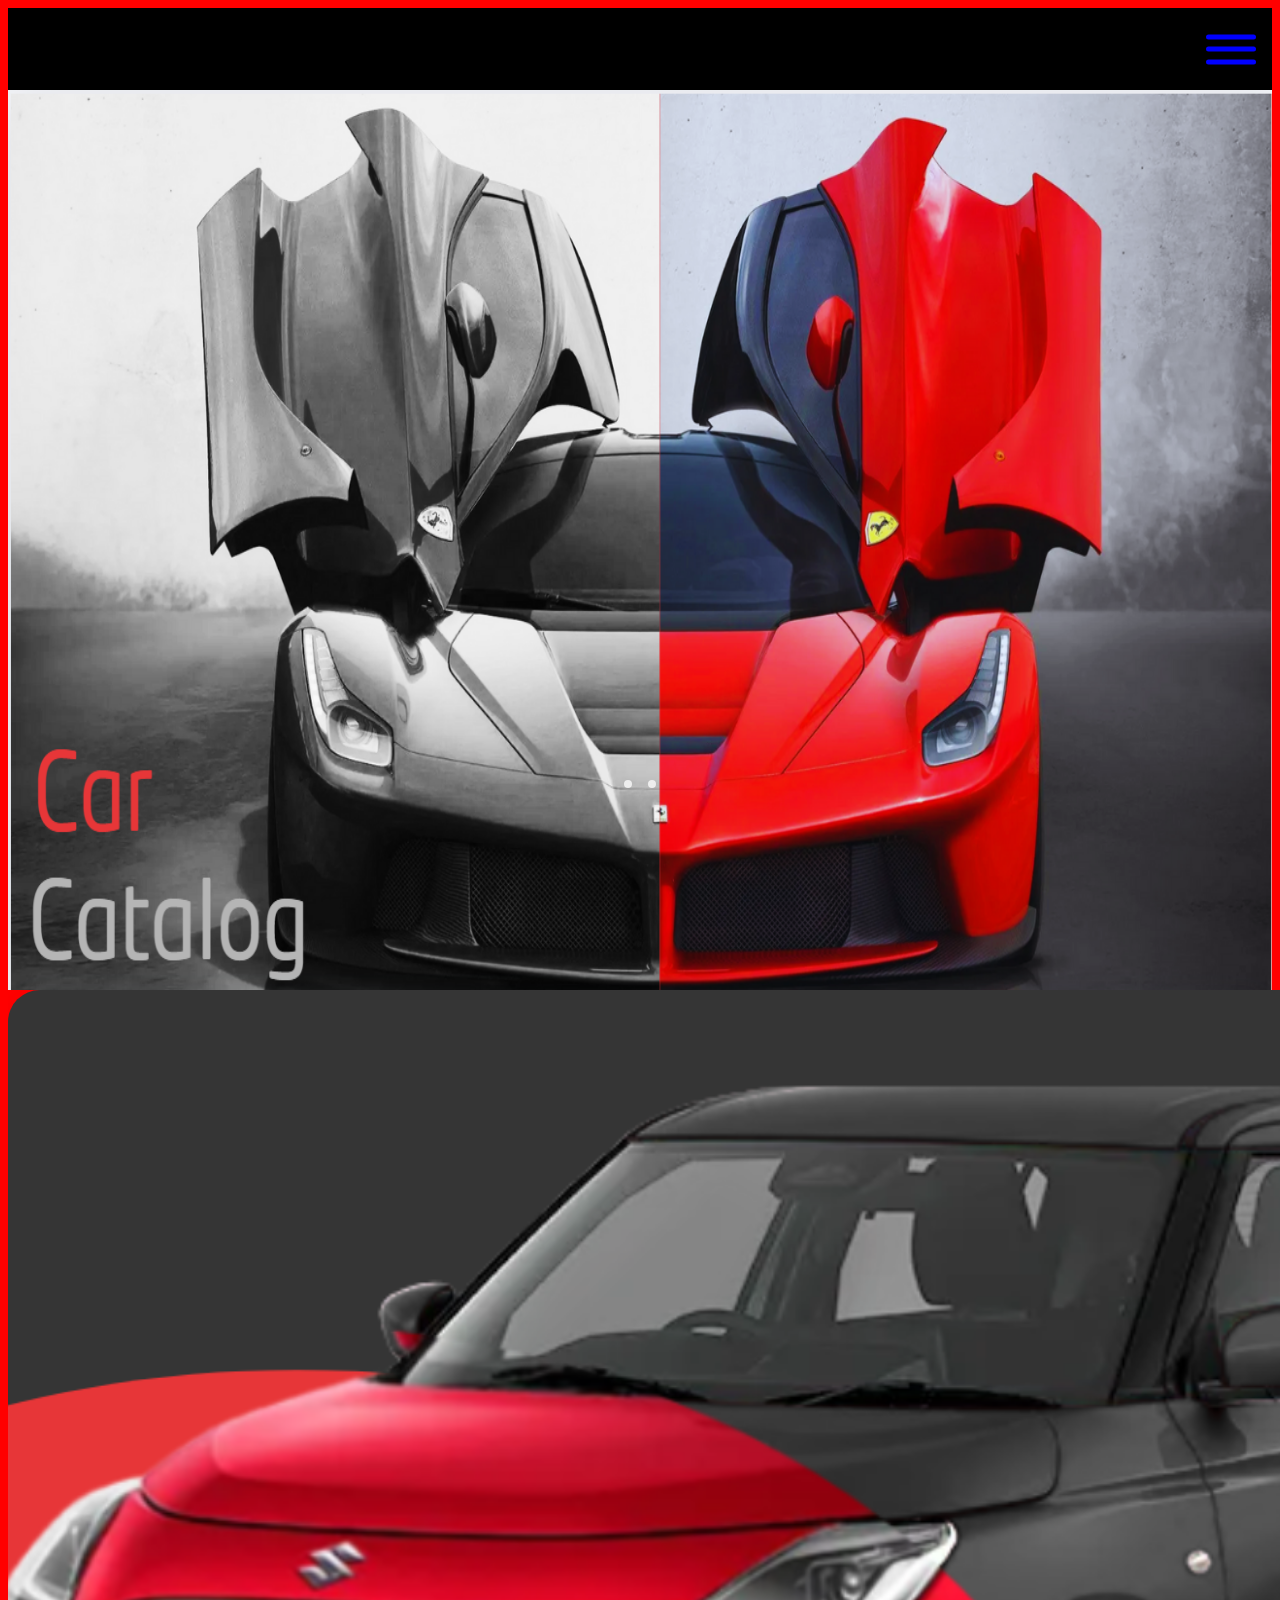
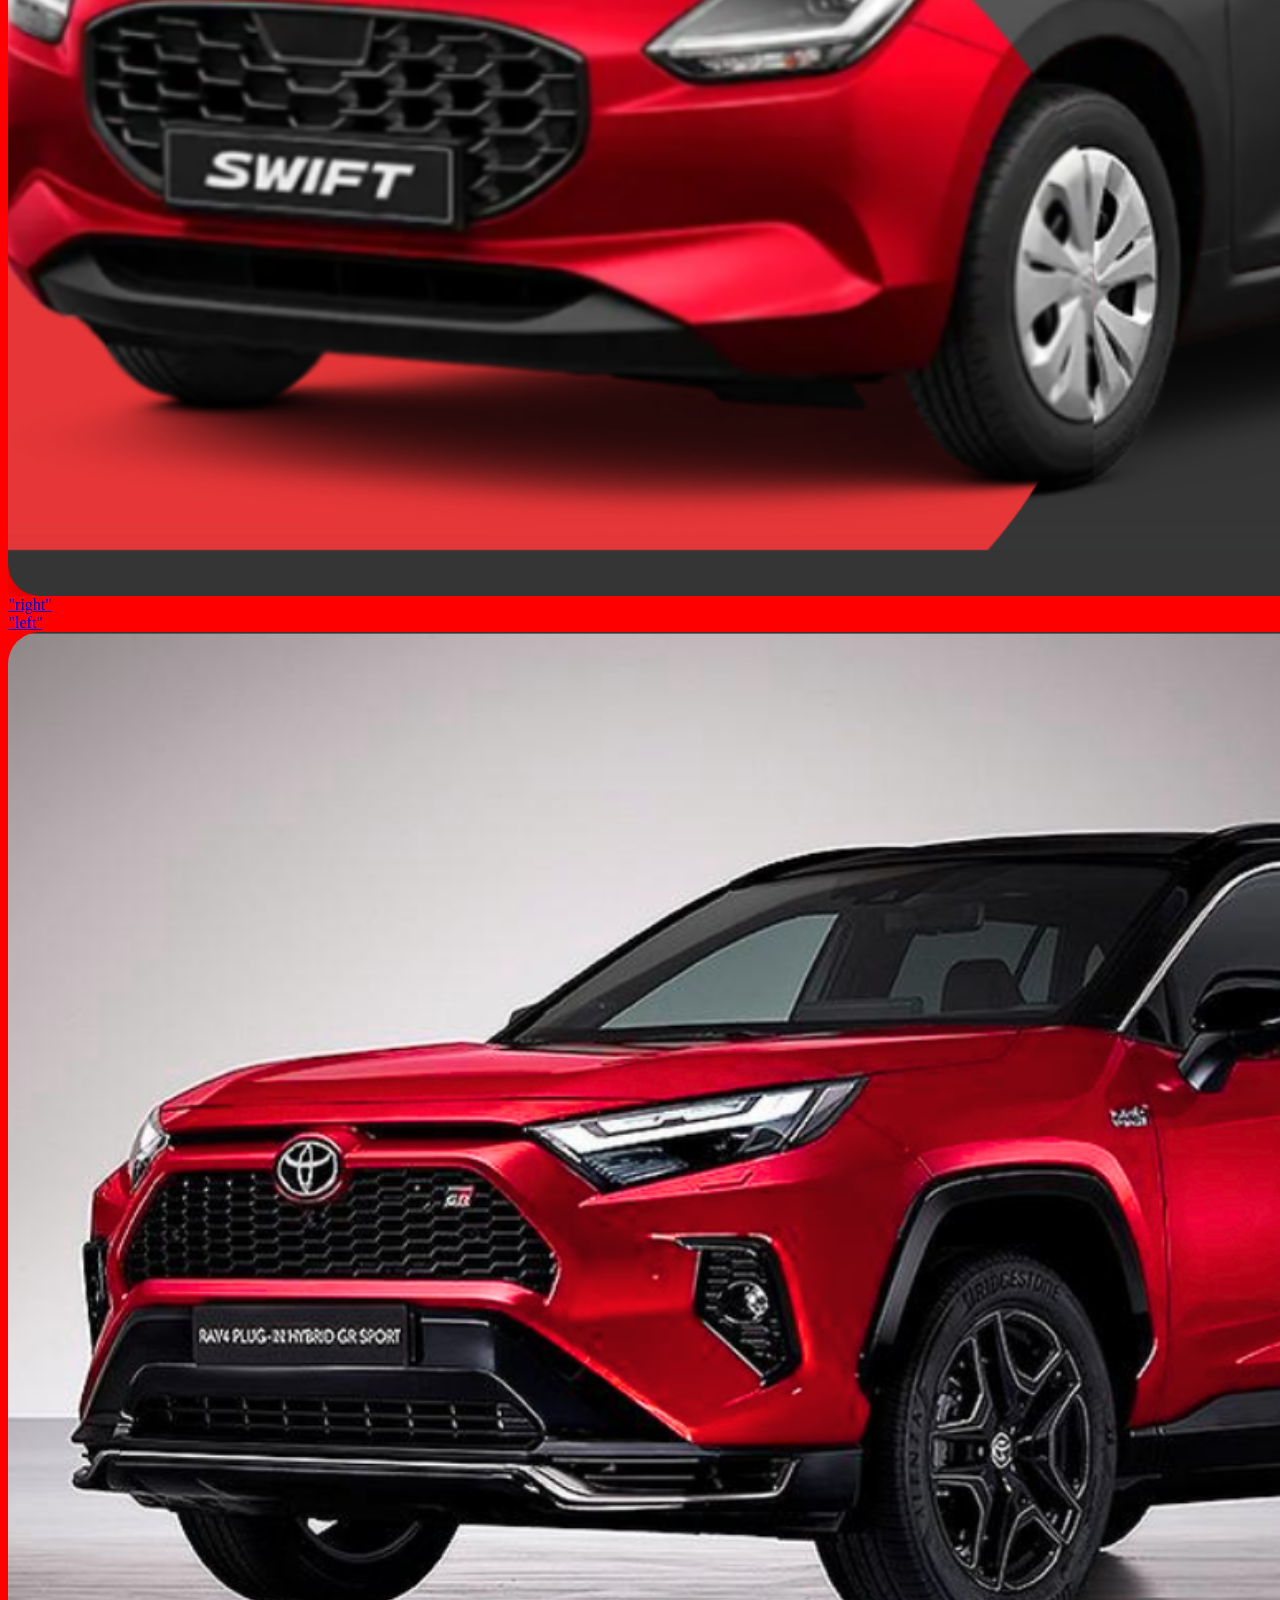
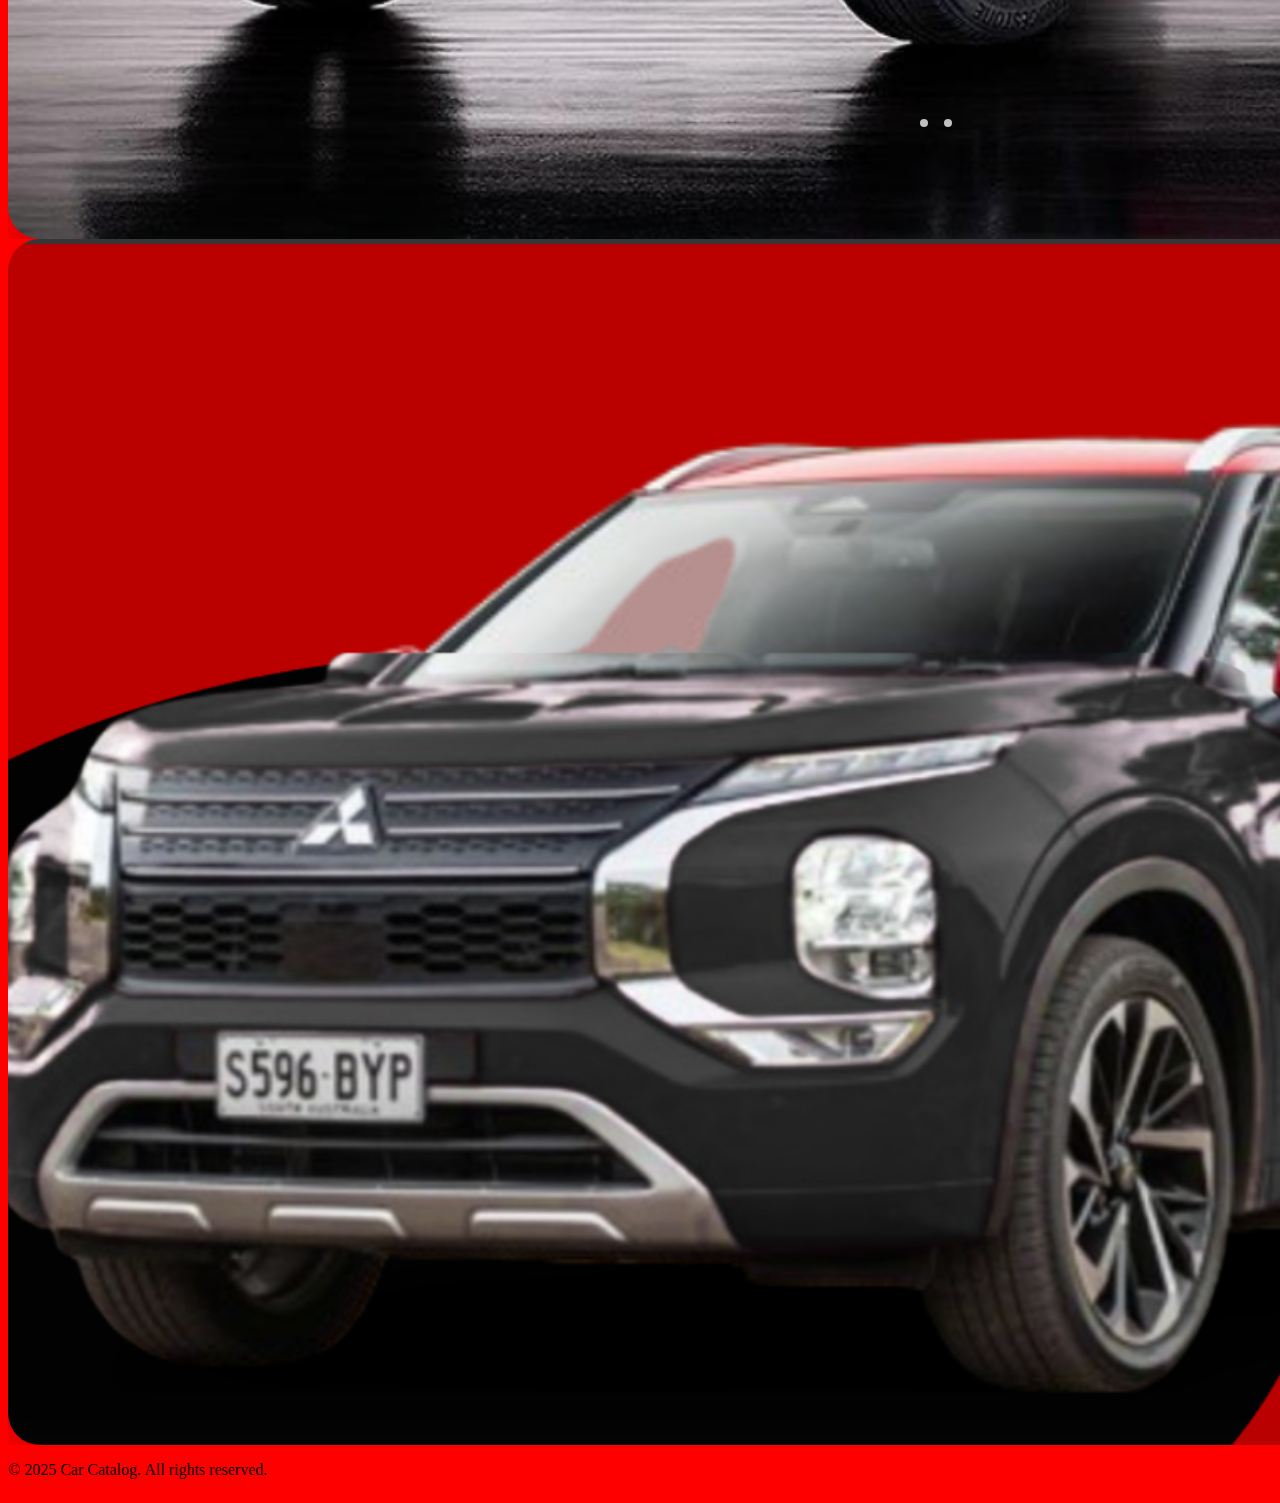
<file: Index.html>
<!DOCTYPE html>
<html lang="en">
<head>
    <meta charset="UTF-8">
    <meta name="viewport" content="width=device-width, initial-scale=1.0">
    <title>Car Catalog</title>
    <link rel="stylesheet" href="style.css">
    </style>
    <script defer src="javascript.js"></script>
</head>

<body style="background-color: red">
<!-- side-nav start -->
<div class="off-screen-menu">
  <ul>
    <li>
      <a href="#Home-Page-Bg">Home</a></li>
    <li>
      <a href="#suzuki">Suzuki Swift</a>
    </li>
    <li>
      <a href="#toyota">toyota</a>
    </li>
    <li>
      <a href="#mitsubishi">Mitsubishi</a>
    </li>
  </ul>

</div> 
<nav>
  <div class="ham-menu">
  <span></span>
  <span></span>
  <span></span> 
  </div>
</nav>

<!-- Background image for the home page -->
<div>
  <img id="Home-Page-Bg" src="Home page.png" alt="red and black ferrari">
</div>

<!-- Image slider 1 -->
<section class="container" id="suzuki">
  <div class="slider-wrapper">
    <div class="slider">
      <img id="Slide-1" src="Suzuki Swift.png" alt="red and black suzuki swift">
      <div id="suzuki-info" class="car-info">
        <h2>Suzuki Swift</h2>
        <table>
          <tr>
            <th>Year</th>
            <td>2025</td>
          </tr>
          <tr>
            <th>Engine</th>
            <td>1.2L 4-cylinder</td>
          </tr>
          <tr>
            <th>Power</th>
            <td>90 hp</td>
          </tr>
          <tr>
            <th>Transmission</th>
            <td>Automatic</td>
          </tr>
        </table>
      </div>

    </div>
  </div>
    
  <div class="suzuki-right">
      <a href="#suzuki-info">"right"</a>
  
  <div class="suzuki-left">
     <a href="#suzuki-left">"left"</a>
  </div>
      
    </div>
  </div>
</section>

<!-- Image slider 2 -->
<section class="container" id="suzuki">
  <div class="slider-wrapper">
    <div class="slider">
      <img id="Slide-2" src="Toyota.png" alt="red and black toyota">
      <div id = "toyota-info" class="car-info">
        <h2>Toyota</h2>
        <table>
          <tr>
            <th>Year</th>
            <td>2025</td>
          </tr>
          <tr>
            <th>Engine</th>
            <td>1.2L 4-cylinder</td>
          </tr>
          <tr>
            <th>Power</th>
            <td>90 hp</td>
          </tr>
          <tr>
            <th>Transmission</th>
            <td>Automatic</td>
          </tr>
        </table>
      </div>
      <div class="slider-nav">
        <a href="#Slide-2"></a>
        <a href="#toyota-info"></a>
      </div>

    </div>
  </div>

<!-- Image slider 3 -->
<section class="container" id="suzuki">
  <div class="slider-wrapper">
    <div class="slider">
      <img id="Slide-2" src="mitsubishi.png" alt="red and black mitsubishi">
      <div id = "Mitsubishi-info"class="car-info">
        <h2>Mitsubishi</h2>
        <table>
          <tr>
            <th>Year</th>
            <td>2025</td>
          </tr>
          <tr>
            <th>Engine</th>
            <td>1.2L 4-cylinder</td>
          </tr>
          <tr>
            <th>Power</th>
            <td>90 hp</td>
          </tr>
          <tr>
            <th>Transmission</th>
            <td>Automatic</td>
          </tr>
        </table>
      </div>

    </div>
  </div>
    
    </div>
    <div class="slider-nav">
      <a href="#Slide-3"></a>
      <a href="#Mitsubishi-info"></a>
    </div>
  </div>
</section>  
</body>
</html>

<!-- Footer -->
<footer>
  <p>© 2025 Car Catalog. All rights reserved.</p>
</file>
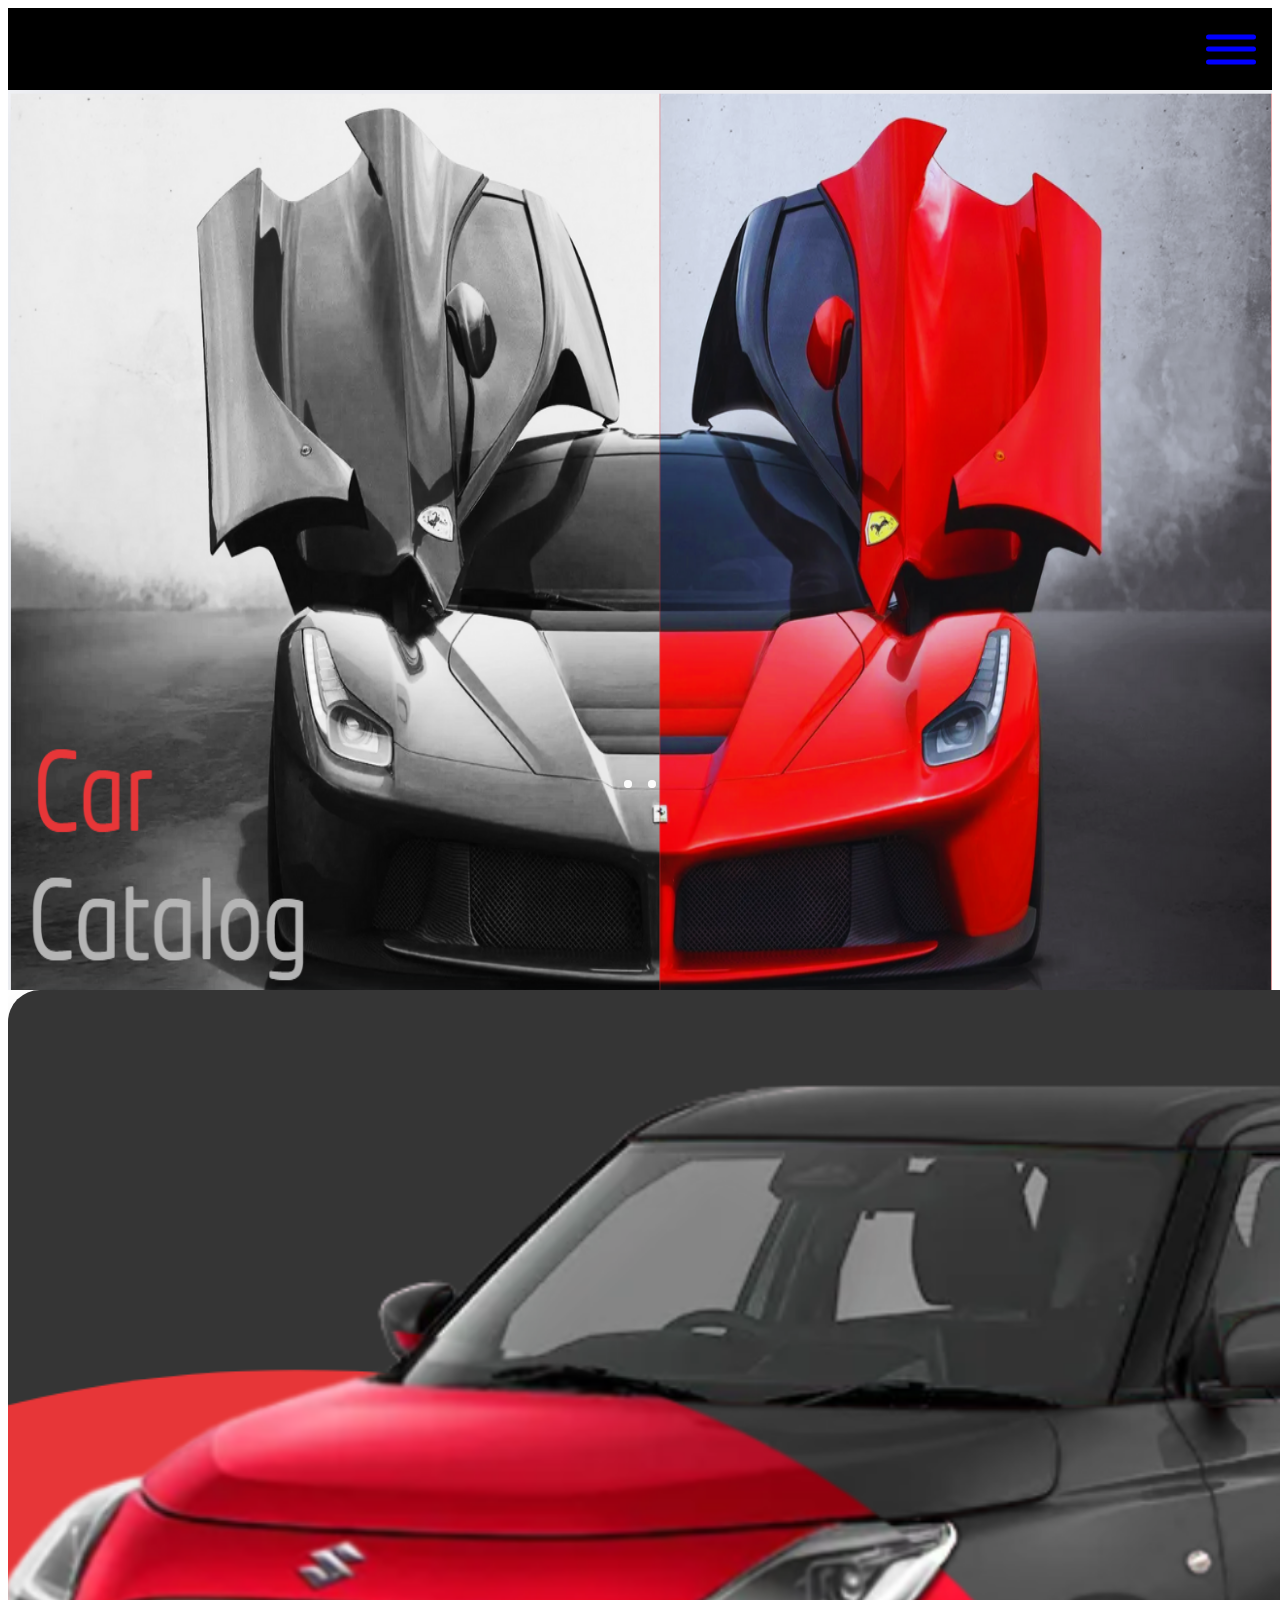
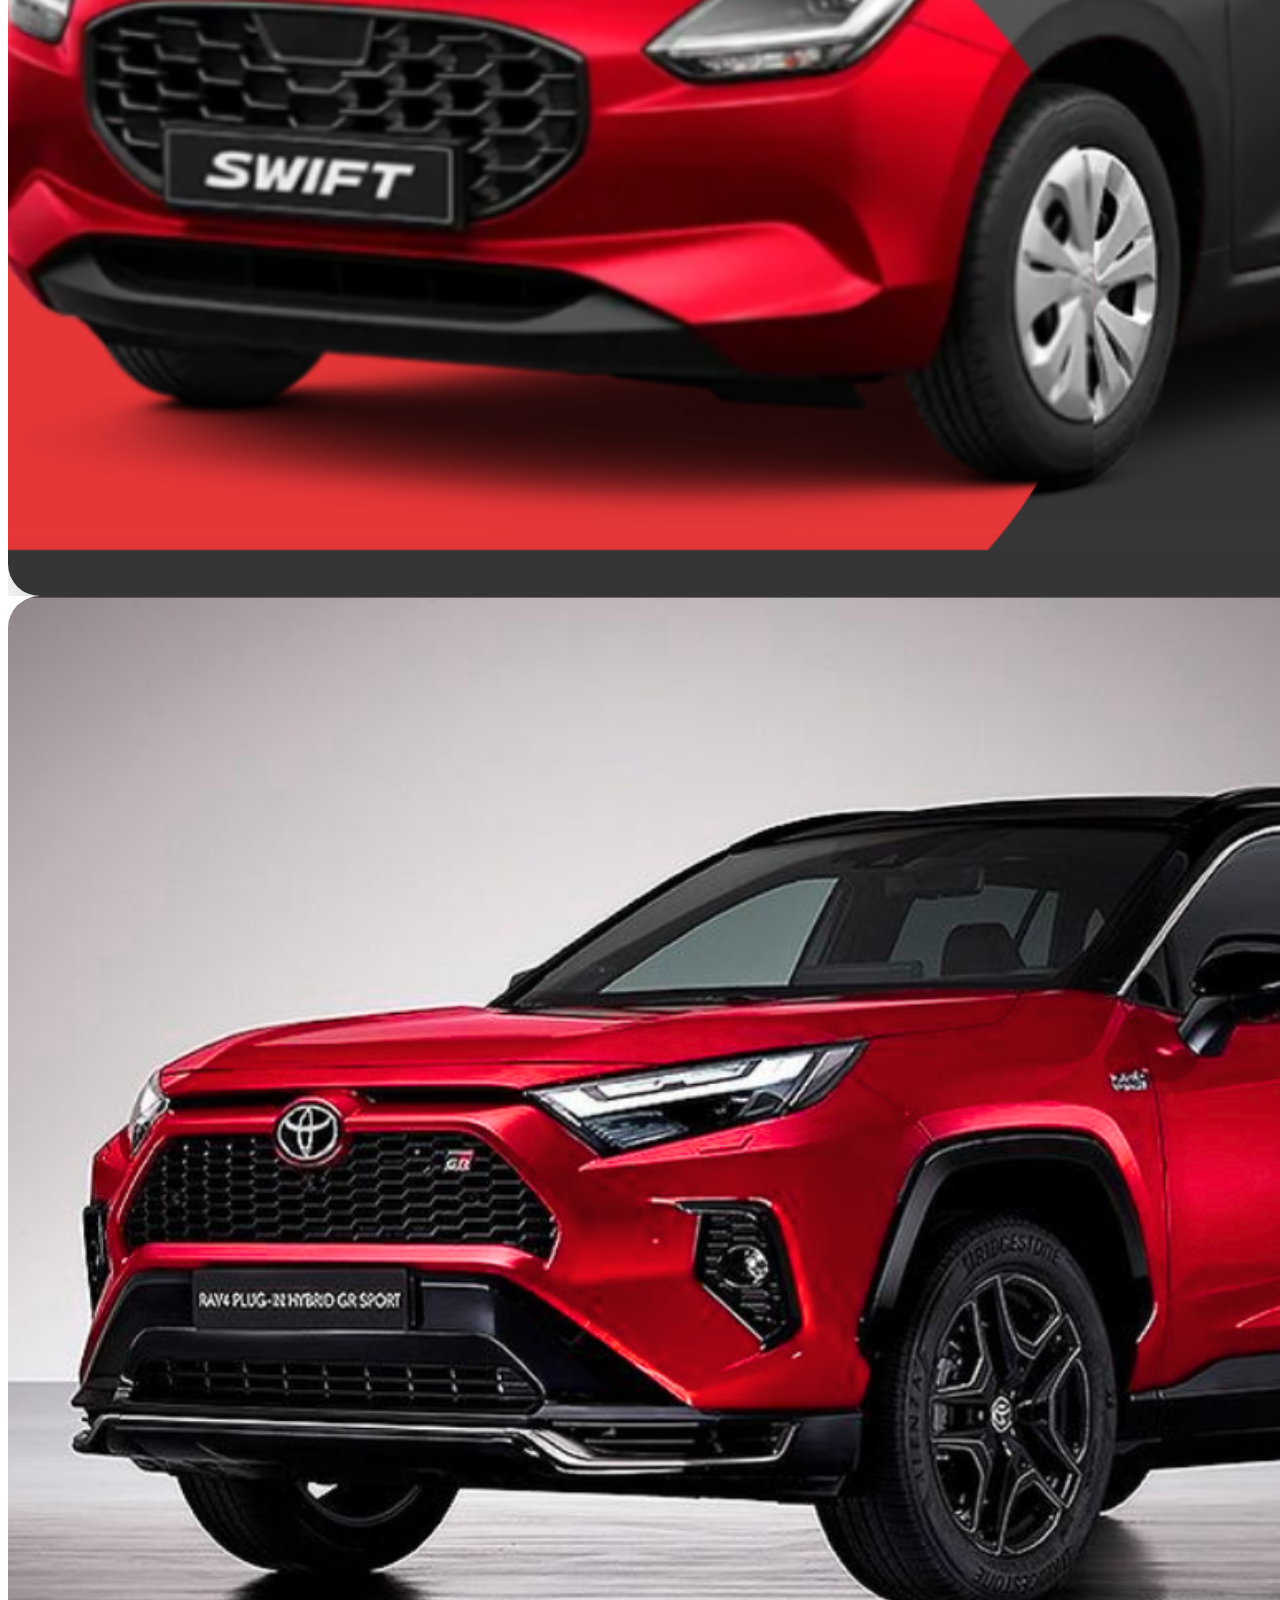
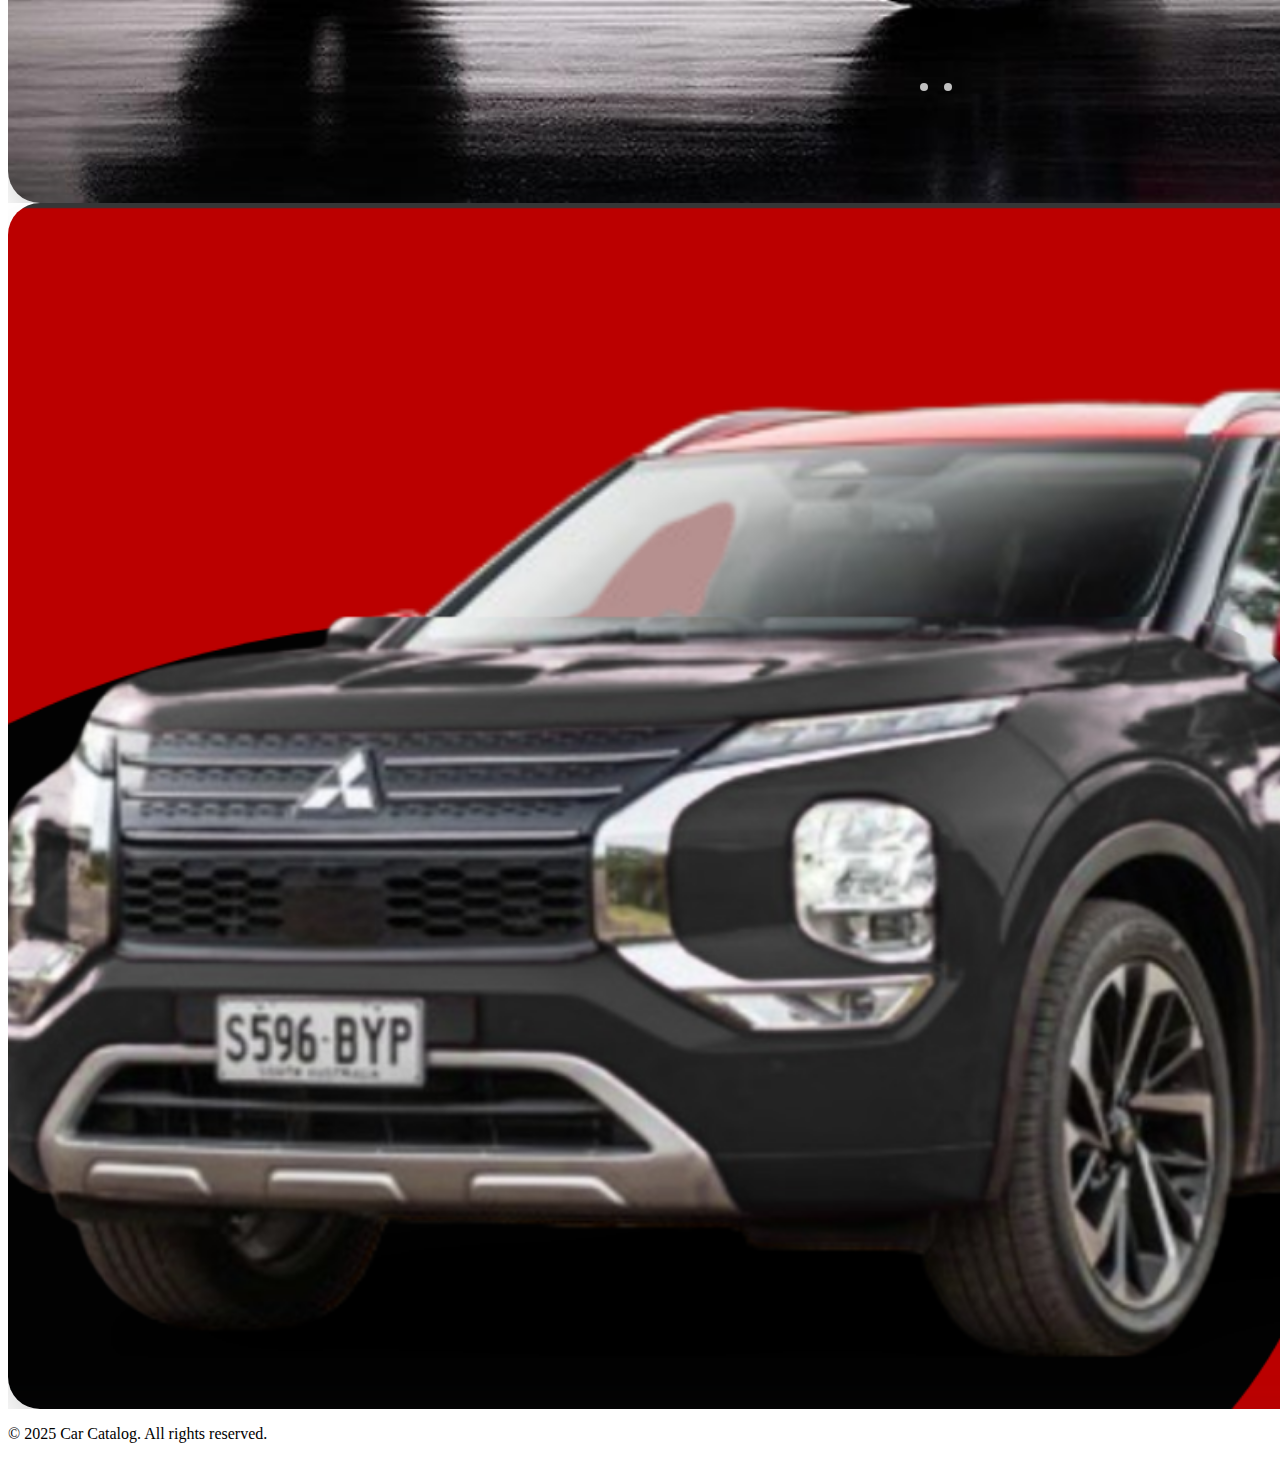
<file: index.html>
<!DOCTYPE html>
<html lang="en">
<head>
    <meta charset="UTF-8">
    <meta name="viewport" content="width=device-width, initial-scale=1.0">
    <title>Car Catalog</title>
    <link rel="stylesheet" href="style.css">
    <script defer src="javascript.js"></script>
</head>

<body style="background-color: hsl(107, 99, 99);">
<!-- side-nav start -->
<div class="off-screen-menu">
  <ul>
    <li><a href="#Home-Page-Bg">Home</a></li>
    <li><a href="#suzuki">Suzuki Swift</a></li>
    <li><a href="#toyota">Toyota</a></li>
    <li><a href="#mitsubishi">Mitsubishi</a></li>
    <li><a href="quiz.html">Quiz</a></li>
  </ul>
</div> 

<nav>
  <div class="ham-menu">
    <span></span>
    <span></span>
    <span></span> 
  </div>
</nav>

<!-- Background image for the home page -->
<div>
  <img id="Home-Page-Bg" src="Home page.png" alt="red and black ferrari">
</div>

<!-- Image slider 1 -->
<section class="container" id="suzuki">
  <div class="slider-wrapper">
    <div class="slider">
      <img id="Slide-1" src="Suzuki Swift.png" alt="red and black suzuki swift">
      <div id="suzuki-info" class="car-info">
        <h2>Suzuki Swift</h2>
        <table>
          <tr>
            <th>Year</th>
            <td>2024</td>
          </tr>
          <tr>
            <th>Engine</th>
            <td>1.2L 3-cylinder Smart Hybrid with a V12 ISG and 90 horse power</td>
          </tr>
          <tr>
            <th>Power</th>
            <td>60.9kW</td>
          </tr>
          <tr>
             </tr>
          <tr>
            <th>Torque</th>
            <td>111.8 Nm</td>
             </tr>
          <tr>
            <th>Power</th>
            <td>60.9kW</td>
          </tr>
          <tr>
          </tr>
          <tr>
            <th>Transmission</th>
            <td>5-speed manual GlS Manual or CVT auto</td>
          </tr>
           </tr>
          <tr>
            <th>Fuel</th>
            <td>The suzuki consumes 4L/100km in manual Transmission and 4.3L/100km for auto Transmission. uses premium unleated Fuel</td>
          </tr>
           </tr>
          <tr>
            <th>ISG</th>
            <td>Yes, V12 Integrated starter generator</td>
          </tr>
          <tr>
            <th>Saftey</th>
            <td> 5-star saftey rating and LED projector headlights with light-sensing, LED daytime running lamps with guide me lights
            </td>
          </tr>
          <tr>
            <th>Other notable features</th>
            <td>Heated side mirrors, 15" steel alloy wheels with covers, Touchscreen with Smartphone connectivity, Android Auto™ & wireless Apple Car Play
            </td>
          <tr>
            <th></th>
            <td>keyless start/stop button</td>
          </tr>
          <tr>
            <th>New features</th>
            <td>265 litres of boot space with illumination and a bag hook, Limited rear seat amenities, no fold-down centre armrest, map pockets, cooling vents or USB ports. 
            </td>
          </tr>
          <tr>
            <th></th>
            <td> 5 year warranty package including three year/100,000 kilometre new vehicle,  plus 2 year powertrain extension, unlimited kilometre, five year roadside assistance programme.</td>
          </tr>
          
           <tr>
            <th>How to oil change</th>
            <td>  <a href="https://www.youtube.com/watch?v=TorY0etHwqU"> oil change</a> </td>
          </tr>
         <tr>
            <th>How to service the car</th>
            <td>  <a href="https://www.youtube.com/watch?v=_4IBYmeRMaE"> car service</a> </td>
          </tr>         
        </table>
      </div>

    </div>
  </div>
  <div class="slider-nav">
        <a href="#Slide-2"></a>
        <a href="#toyota-info"></a>
  </div>
      
    </div>
  </div>
</section>

<!-- Image slider 2 -->
<section class="container" id="toyota">
  <div class="slider-wrapper">
    <div class="slider">
      <img id="Slide-2" src="Toyota.png" alt="red and black toyota">
      <div id = "toyota-info" class="car-info">
        <h2>Toyota</h2>
        <table>
          <tr>
            <th>Year</th>
            <td>2018</td>
          </tr>
          <tr>
            <th>Engine</th>
            <td>2.5L 4-cylinder with an electronic motor</td>
          </tr>
          <tr>
            <th>horse power</th>
            <td>219 hp</td>
          </tr>
          <tr>
            <th>Transmission</th>
            <td>Automatic electronically controlled continuously variable Transmission (eCVT)</td>
          </tr>
          <tr>
            <th>Torque</th>
            <td>252 lb-ft</td>
          </tr>
          <tr>
            <th>battery type</th>
            <td>Nickle metal hybride (Ni-MH) located under the rear seat</td>
          </tr>
          <tr>
            <th>Fuel consuption</th>
            <td>4.7/100km</td>
          </tr>
          <tr>
            <th>Dimensions and capacity</th>
            <td>Lenght: 4,620 mm, width: 1,855mm, height: 1,690mm</td>
          </tr>
          <tr>
            <th>boot space</th>
            <td>520 litres</td>
          </tr>
          <tr>
            <th>towing capacity</th>
            <td>1500kg braked, 750 unbraked</td>
          </tr>
          <tr>
            <th>Saftey</th>
            <td>5-star saftey rating with 7 air bags, Toyota Safety Sense including Active Cruise Control, Pre-Collision Safety system, Lane Departure Alert, Lane Trace Assist, Auto High Beam and Road Sign Assist
            </td>
          </tr>
          <tr>
            <th>How to change the oil</th>
            <td> <a href="https://www.youtube.com/watch?v=7GxfjFXrdQc&t=151s"> Oil change</a> </td>
          </tr>  
           <tr>
            <th>How to service the car</th>
            <td> <a href="https://www.youtube.com/watch?v=8XCzlw560HY "> car service</a> </td>
          </tr>  
          
          
          
        </table>
      </div>
      <div class="slider-nav">
        <a href="#Slide-2"></a>
        <a href="#toyota-info"></a>
      </div>

    </div>
  </div>

<!-- Image slider 3 -->
<section class="container" id="mitsubishi">
  <div class="slider-wrapper">
    <div class="slider">
      <img id="Slide-2" src="mitsubishi.png" alt="red and black mitsubishi">
      <div id = "Mitsubishi-info"class="car-info">
        <h2>Mitsubishi</h2>
        <table>
          <tr>
            <th>Year</th>
            <td>2022</td>
          </tr>
          <tr>
            <th>Engine</th>
            <td>2.5L 4-cylinder</td>
          </tr>
          <tr>
            <th>Horsepower</th>
            <td>181 Horsepower</td>
          </tr>
          <tr>
            <th>Transmission</th>
            <td>automatic 8-speed continuously variable Transmission (CVT)</td>
          </tr>
          <tr>
            <th>Torque</th>
            <td>245Nm at 3600 rpm</td>
          </tr>
          <tr>
            <th>power</th>
            <td>135kW</td>
          </tr>
          <tr>
            <th>fuel consuption</th>
            <td>8.1L/100km</td>
          </tr>
          <tr>
            <th>Dimensions</th>
            <td>Length: 4,709 mm, Width: 1,862 mm, Height: 1,748 mm, Wheelbase: 2,705 mm</td>
          </tr>
           <tr>
            <th>performance</th>
            <td>0-60 mph: 0–97 km/h in 9.6–9.9 seconds with a top speed of 207 kmph</td>
          </tr>
           <tr>
            <th>How to change the oil</th>
            <td> <a href="https://www.youtube.com/watch?v=CrP2RNWcvVQ"> Oil change</a> </td>
          </tr>  
           <tr>
            <th>How to service the car</th>
            <td> <a href="https://www.mitsubishi-motors.com.au/blog/guide-to-getting-your-car-serviced.html"> car service</a> </td>
           
        </table>
      </div>

    </div>
  </div>
    
    </div>
    <div class="slider-nav">
      <a href="#Slide-3"></a>
      <a href="#Mitsubishi-info"></a>
    </div>
  </div>
</section>  
</body>
</html>

<!-- Footer -->
<footer>
  <p>© 2025 Car Catalog. All rights reserved.</p>
</footer>
</file>
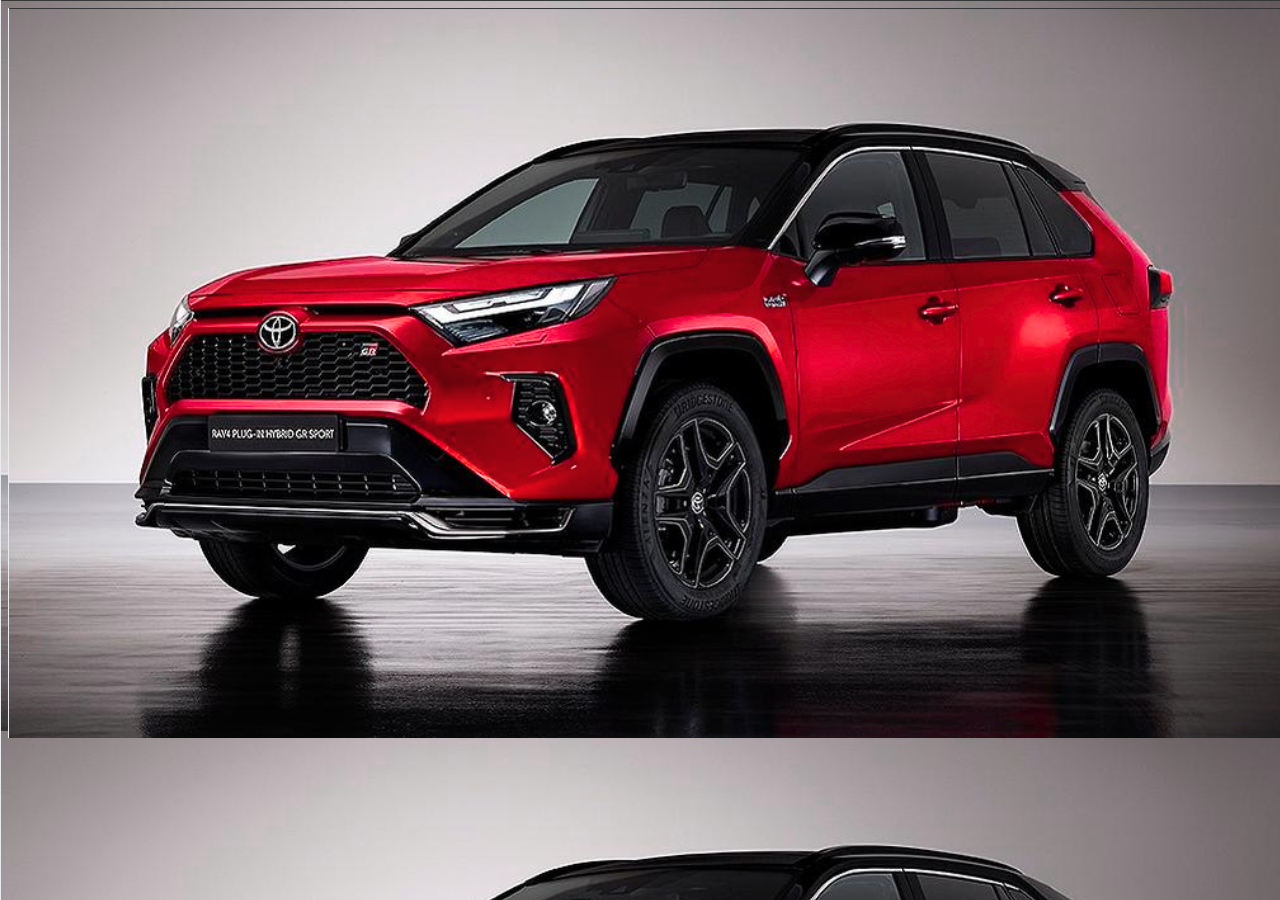
<file: toyota.html>
<!DOCTYPE html>
<html lang="en">
<head>
    <meta charset="UTF-8">
    <meta name="viewport" content="width=device-width, initial-scale=1.0">
    <title>Document</title>
</head>
<img id="slide-3" src="Toyota.png" alt="black and red toyota">
<body background="Toyota.png">
    
</body>
</html>
</file>
<file: style.css>
body{
  scroll-behavior: smooth;
}

/* start of side-navbar */
.off-screen-menu  {
  background-color: darkred;
  height: 100vh;
  width: 100%;
  max-width: 450px;
  position: fixed;
  top: 0;
  right: -450px;
  display: flex;
  flex-direction: column;
  justify-content: center;
  align-items: center;
  text-align: center;
  font-size: 3rem;
  transition: .3s ease;
}
.off-screen-menu.active {
  right: 0;
  z-index: 99999998;
}

nav {
  padding: 1rem;
  display: flex;
  background-color: black;
  z-index: 99999998;
  top: 0;
  position: sticky;
  
}

.ham-menu {
  height: 50px;
  width: 50px;
  margin-left: auto;
  position: relative;
  z-index: 99999999;
  top: 0;
}

.ham-menu span {
  height: 5px;
  width: 100%;
  background-color: blue;
  border-radius: 25px;
  position: absolute;
  top: 50%;
  left: 50%;
  transform: translate(-50%, -50%);
  transition: .3s ease;
  z-index: 99999999;
}

.ham-menu span:nth-child(1) {
  top: 25%;
}
.ham-menu span:nth-child(3) {
  top: 75%;
}

.ham-menu.active span:nth-child(1) {
  top: 50%;
  transform: translate(-50%, -50%) rotate(45deg);
}
.ham-menu.active span:nth-child(2) {
  opacity: 0;
}
.ham-menu.active span:nth-child(3) {
  top: 50%;
  transform: translate(-50%, -50%) rotate(-45deg);
}
/* end of side-navbar */


  
  
  /* start of image slider */
  .container {
    padding: 0.001rem;
  } 
  
  .slider-wrapper {
    position: relative;
    width: 116rem;
    overflow: hidden;
  }

  /* how image slider behaves*/
  .slider {
    display: flex;
    aspect-ratio: 20/13;
    overflow-x: auto;
    scroll-snap-type: x mandatory;
    scroll-behavior: smooth;
    box-shadow: 0 1.5rem 3rem -0.75rem hsla(0, 0%, 0%, 0.25);
    border-radius: 2rem;
  }

  .slider img {
    width: 100%;
    height: 100%;
    object-fit: cover;
    scroll-snap-align: center;
  }

  .slider img{
    flex: 1 0 100%;
    scroll-snap-align: start;
    object-fit: cover;
  }
/* postition of dots under the image slider */
  .slider-nav {
    display: flex;
    column-gap: 1rem;
    position: absolute;
    bottom: 7rem;
    left: 50%;
    transform: translate(-50%);
    z-index: 1;
  }
/* how the dots under the image slider look */
  .slider-nav a{
    width: 0.5rem;
    height: 0.5rem;
    border-radius: 50%;
    background-color: #fff;
    opacity: 0.75;
    transition: opacity ease 250ms;
  }
/* dots go to max opacity when cursor hovering over them */
  .slider-nav a:hover {
    opacity: 1;
  }

  #Home-Page-Bg {
    background-image: url("https://images.unsplash.com/photo-1506748686214-e9df14d4d9d0?ixlib=rb-1.2.1&ixid=MnwxMjA3fDB8MHxwaG90by1wYWdlfHx8fGVufDB8fHx8&auto=format&fit=crop&w=1470&q=80");
    background-size: cover;
    background-position: center;
    height: 100vh;
    width: 100%;
    display: flex;
  }

  /* sticky*/
  .sticky {
    position: sticky;
    top: 0;
  }
</file>
